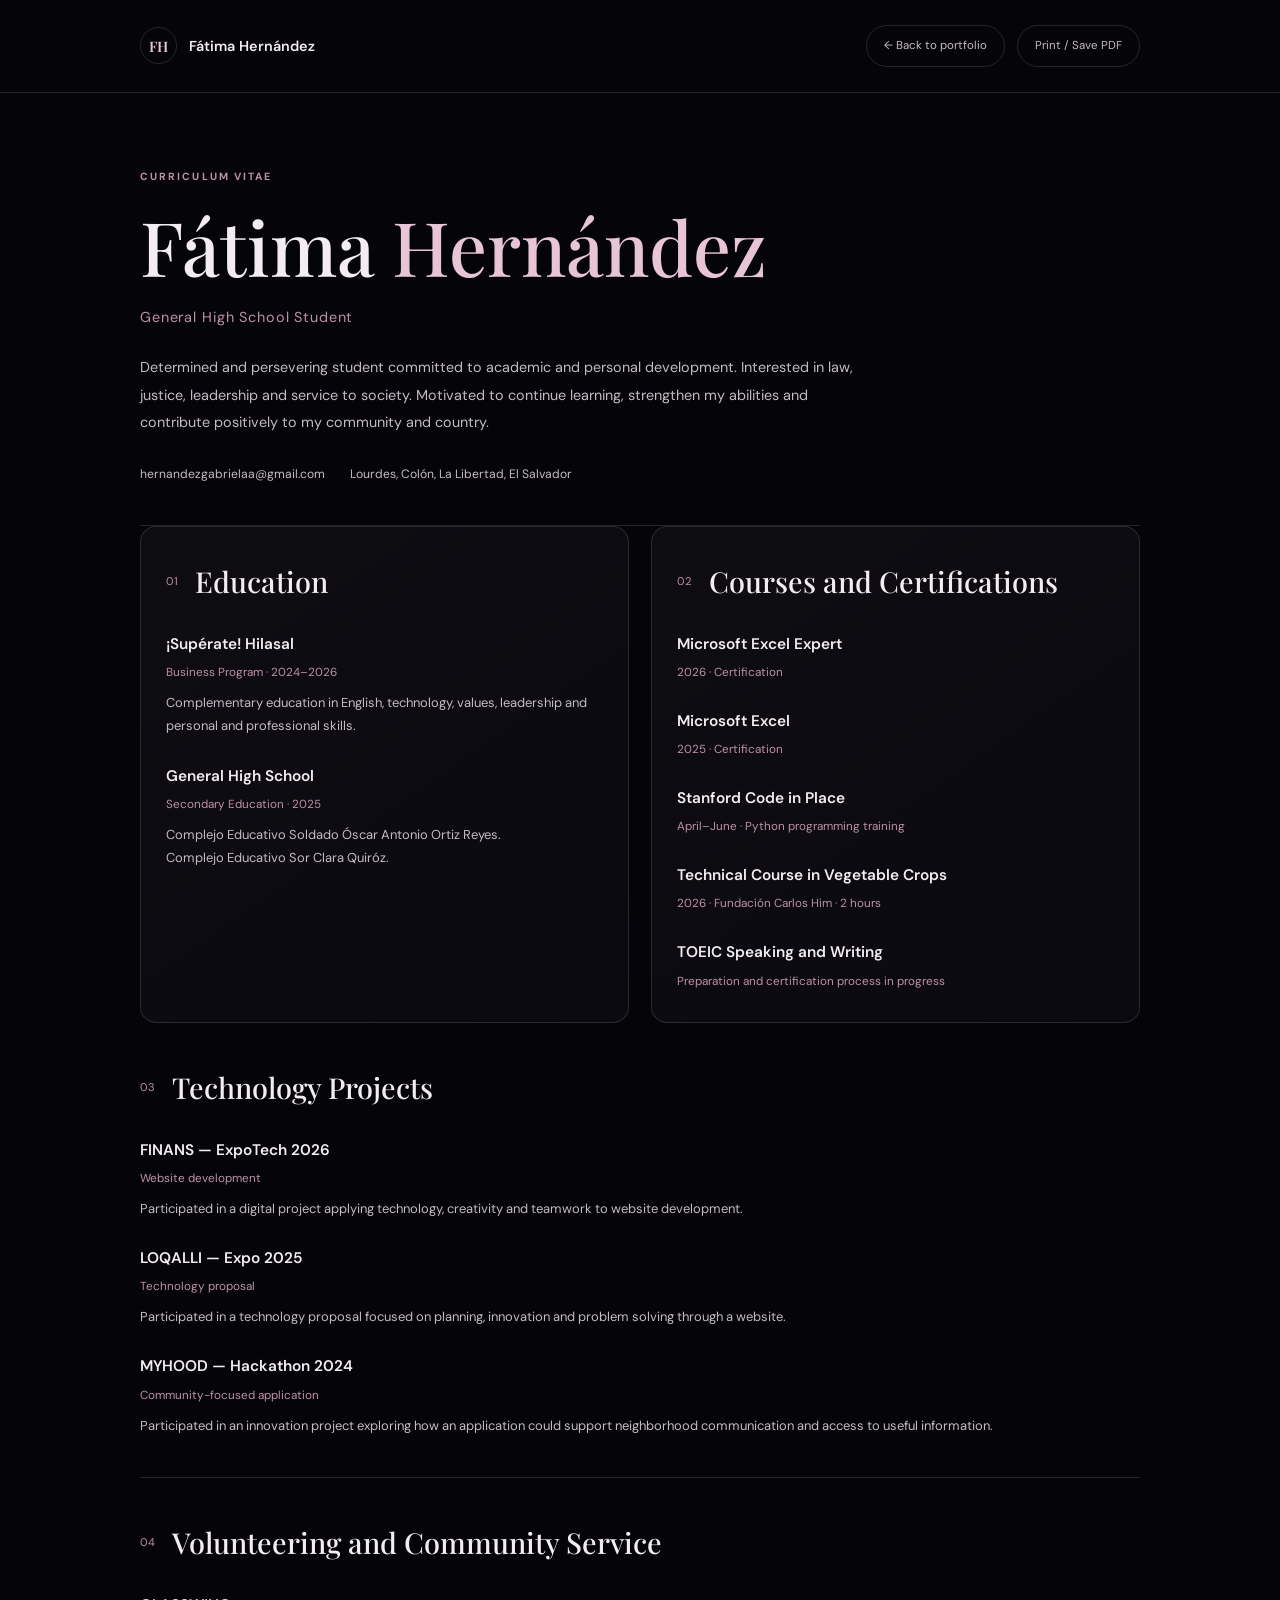
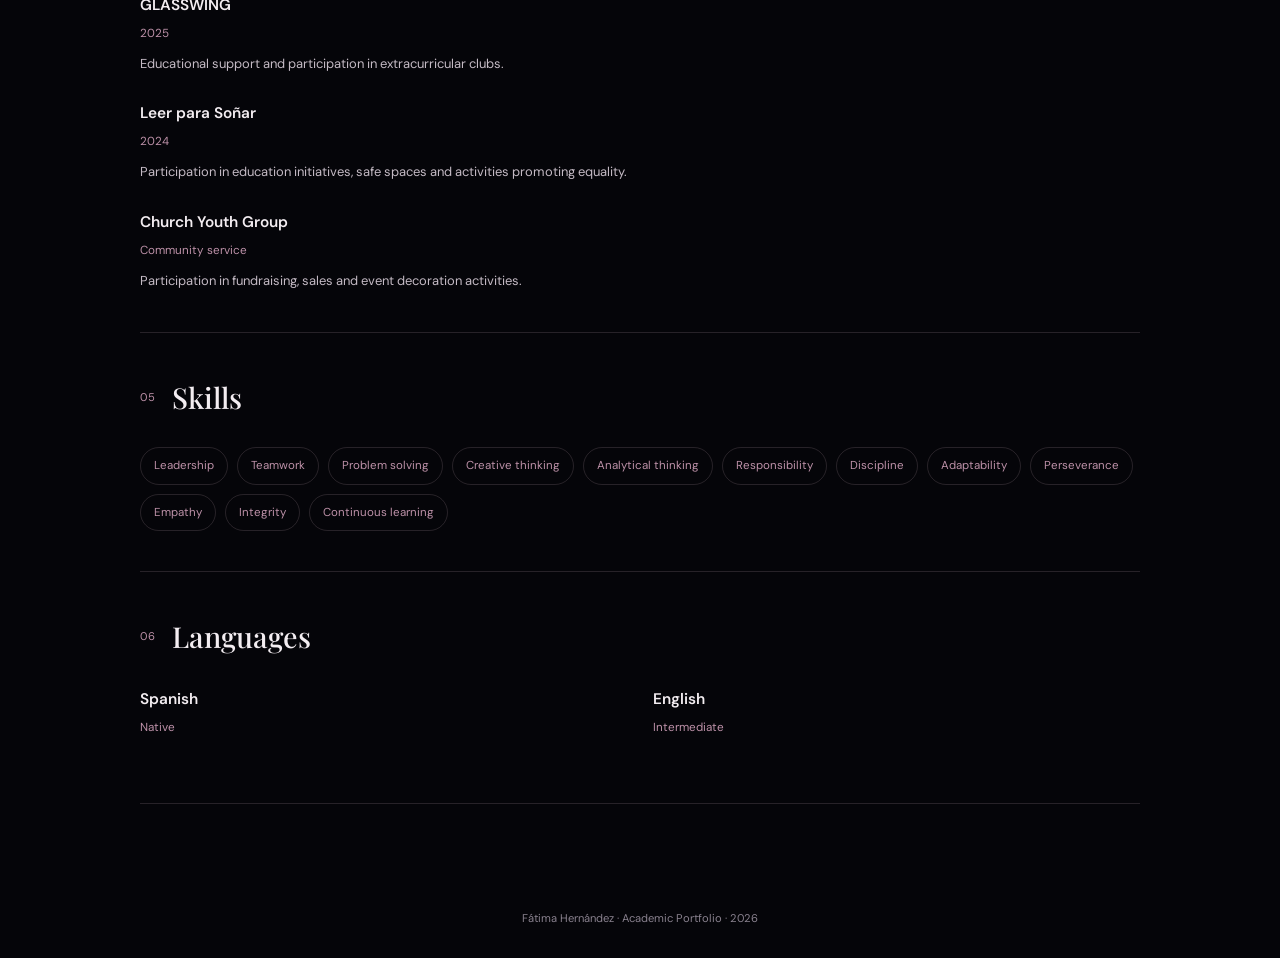
<file: 04_MAINPORTFOLIO/cv.html>
<!DOCTYPE html>
<html lang="en">
<head>
    <meta charset="UTF-8">
    <meta name="viewport" content="width=device-width, initial-scale=1.0">
    <meta name="description" content="Educational and professional CV of Fátima Hernández.">
    <meta name="theme-color" content="#050509">

    <title>Fátima Hernández | CV</title>

    <link rel="preconnect" href="https://fonts.googleapis.com">
    <link rel="preconnect" href="https://fonts.gstatic.com" crossorigin>

    <link href="https://fonts.googleapis.com/css2?family=DM+Sans:wght@400;500;600;700&family=Playfair+Display:wght@500;600;700&display=swap" rel="stylesheet">

    <style>
        :root {
            --background: #050509;
            --surface: #0e0c15;
            --pink: #e8c5d6;
            --pink-muted: #bd91a8;
            --text: #f3edf1;
            --soft: #c4bac4;
            --muted: #89818e;
            --border: rgba(232, 197, 214, 0.15);
            --main-font: 'DM Sans', sans-serif;
            --display-font: 'Playfair Display', serif;
        }

        * {
            margin: 0;
            padding: 0;
            box-sizing: border-box;
        }

        html {
            scroll-behavior: smooth;
        }

        body {
            background: var(--background);
            color: var(--text);
            font-family: var(--main-font);
            line-height: 1.7;
        }

        a {
            color: inherit;
            text-decoration: none;
        }

        .container {
            width: min(1000px, calc(100% - 40px));
            margin: auto;
        }

        .cv-header {
            padding: 25px 0;
            border-bottom: 1px solid var(--border);
        }

        .header-inner {
            display: flex;
            justify-content: space-between;
            align-items: center;
            gap: 15px;
        }

        .brand {
            display: flex;
            align-items: center;
            gap: 12px;
            font-size: 0.9rem;
            font-weight: 600;
        }

        .brand-mark {
            width: 37px;
            height: 37px;
            display: grid;
            place-items: center;
            border: 1px solid var(--border);
            border-radius: 50%;
            color: var(--pink);
            font-family: var(--display-font);
        }

        .header-actions {
            display: flex;
            gap: 12px;
            flex-wrap: wrap;
        }

        .action {
            border: 1px solid var(--border);
            border-radius: 30px;
            padding: 10px 17px;
            font-family: var(--main-font);
            font-size: 0.72rem;
            color: var(--soft);
            background: transparent;
            cursor: pointer;
            transition: 0.3s;
        }

        .action:hover {
            color: var(--pink);
            border-color: var(--pink);
        }

        .cv-main {
            padding: 75px 0;
        }

        .cv-intro {
            padding-bottom: 40px;
            border-bottom: 1px solid var(--border);
        }

        .eyebrow {
            color: var(--pink-muted);
            font-size: 0.65rem;
            letter-spacing: 0.2em;
            margin-bottom: 18px;
            font-weight: 700;
        }

        h1 {
            font-family: var(--display-font);
            font-size: clamp(2.8rem, 7vw, 4.7rem);
            font-weight: 500;
            line-height: 1.15;
        }

        h1 span {
            color: var(--pink);
        }

        .professional-title {
            margin-top: 15px;
            color: var(--pink-muted);
            font-size: 0.9rem;
            letter-spacing: 0.06em;
        }

        .intro-description {
            max-width: 730px;
            color: var(--soft);
            font-size: 0.9rem;
            margin-top: 25px;
            line-height: 1.9;
        }

        .cv-contact {
            display: flex;
            flex-wrap: wrap;
            gap: 12px 25px;
            margin-top: 28px;
            color: var(--soft);
            font-size: 0.76rem;
        }

        .cv-contact a:hover {
            color: var(--pink);
        }

        .cv-section {
            padding: 40px 0;
            border-bottom: 1px solid var(--border);
        }

        .cv-academic-grid {
            display: grid;
            grid-template-columns: repeat(2, minmax(0, 1fr));
            gap: 22px;
            align-items: stretch;
        }

        .cv-academic-grid .cv-section {
            min-width: 0;
            padding: 30px 25px;
            border: 1px solid var(--border);
            border-radius: 16px;
            background: linear-gradient(
                145deg,
                rgba(232, 197, 214, 0.045),
                rgba(14, 12, 21, 0.7)
            );
        }

        .section-heading {
            display: flex;
            align-items: center;
            gap: 15px;
            margin-bottom: 25px;
        }

        .section-number {
            color: var(--pink-muted);
            font-size: 0.7rem;
            letter-spacing: 0.12em;
        }

        h2 {
            font-family: var(--display-font);
            font-size: 1.8rem;
            font-weight: 500;
        }

        .cv-item {
            margin-bottom: 25px;
        }

        .cv-item:last-child {
            margin-bottom: 0;
        }

        .cv-item h3 {
            font-size: 0.96rem;
            font-weight: 600;
        }

        .cv-item .meta {
            color: var(--pink-muted);
            font-size: 0.73rem;
            margin-top: 5px;
        }

        .cv-item p {
            color: var(--soft);
            font-size: 0.81rem;
            margin-top: 8px;
            line-height: 1.8;
        }

        .cv-grid {
            display: grid;
            grid-template-columns: repeat(2, 1fr);
            gap: 25px;
        }

        .skills-list {
            display: flex;
            flex-wrap: wrap;
            gap: 9px;
        }

        .skills-list span {
            color: var(--pink-muted);
            border: 1px solid var(--border);
            border-radius: 30px;
            padding: 8px 13px;
            font-size: 0.72rem;
        }

        .cv-footer {
            padding: 30px 0;
            color: var(--muted);
            text-align: center;
            font-size: 0.7rem;
        }

        @media (max-width: 700px) {
            .header-inner {
                align-items: flex-start;
                flex-direction: column;
            }

            .cv-main {
                padding: 50px 0;
            }

            .cv-academic-grid {
                grid-template-columns: 1fr;
            }

            .cv-academic-grid .cv-section {
                padding: 25px 20px;
            }

            .cv-grid {
                grid-template-columns: 1fr;
            }

            h2 {
                font-size: 1.55rem;
            }
        }

        @page {
            size: A4;
            margin: 14mm;
        }

        @media print {
            html,
            body {
                width: 100%;
                height: auto;
                overflow: visible !important;
                background: #ffffff !important;
                color: #222222 !important;
                scroll-behavior: auto;
                -webkit-print-color-adjust: exact;
                print-color-adjust: exact;
            }

            body {
                font-size: 10pt;
            }

            .cv-header,
            .cv-footer,
            .header-actions {
                display: none !important;
            }

            .container {
                width: 100%;
                max-width: none;
                margin: 0;
            }

            .cv-main {
                padding: 0;
                margin: 0;
            }

            .cv-intro {
                padding-bottom: 22px;
                border-color: #dddddd;
                break-after: avoid;
                page-break-after: avoid;
            }

            .eyebrow,
            .professional-title,
            .section-number,
            .cv-item .meta {
                color: #795b6c !important;
            }

            h1,
            h2,
            .cv-item h3 {
                color: #222222 !important;
            }

            h1 span {
                color: #795b6c !important;
            }

            .intro-description,
            .cv-item p,
            .cv-contact {
                color: #444444 !important;
            }

            .cv-contact a {
                color: #444444 !important;
            }

            .cv-section {
                padding: 22px 0;
                border-color: #dddddd;
                break-inside: auto;
                page-break-inside: auto;
            }

            .cv-academic-grid {
                grid-template-columns: repeat(2, minmax(0, 1fr));
                gap: 14px;
                align-items: start;
            }

            .cv-academic-grid .cv-section {
                padding: 18px 14px;
                border: 1px solid #dddddd;
                border-radius: 10px;
                background: #ffffff !important;
                break-inside: auto;
                page-break-inside: auto;
            }

            .section-heading {
                margin-bottom: 16px;
                break-after: avoid;
                page-break-after: avoid;
            }

            .cv-item {
                margin-bottom: 17px;
                break-inside: avoid;
                page-break-inside: avoid;
            }

            .cv-item:last-child {
                margin-bottom: 0;
            }

            .cv-item h3,
            .cv-item .meta {
                break-after: avoid;
                page-break-after: avoid;
            }

            .skills-list {
                gap: 6px;
            }

            .skills-list span {
                color: #555555 !important;
                border-color: #cccccc;
                padding: 5px 9px;
            }

            .cv-grid {
                gap: 15px;
            }

            a {
                text-decoration: none !important;
            }
        }
    </style>
</head>

<body>

    <header class="cv-header">
        <div class="container header-inner">

            <a href="index.html" class="brand">
                <span class="brand-mark">FH</span>
                <span>Fátima Hernández</span>
            </a>

            <div class="header-actions">
                <a class="action" href="index.html">
                    ← Back to portfolio
                </a>

                <button class="action" onclick="window.print()">
                    Print / Save PDF
                </button>
            </div>

        </div>
    </header>

    <main class="container cv-main">

        <section class="cv-intro">
            <p class="eyebrow">CURRICULUM VITAE</p>

            <h1>Fátima <span>Hernández</span></h1>

            <p class="professional-title">
                General High School Student
            </p>

            <p class="intro-description">
                Determined and persevering student committed to academic and personal
                development. Interested in law, justice, leadership and service to society.
                Motivated to continue learning, strengthen my abilities and contribute
                positively to my community and country.
            </p>

            <div class="cv-contact">
                <a href="mailto:hernandezgabrielaa@gmail.com">
                    hernandezgabrielaa@gmail.com
                </a>

                <span>Lourdes, Colón, La Libertad, El Salvador</span>
            </div>
        </section>

        <div class="cv-academic-grid">

            <section class="cv-section">
                <div class="section-heading">
                    <span class="section-number">01</span>
                    <h2>Education</h2>
                </div>

                <article class="cv-item">
                    <h3>¡Supérate! Hilasal</h3>
                    <p class="meta">Business Program · 2024–2026</p>
                    <p>
                        Complementary education in English, technology, values, leadership
                        and personal and professional skills.
                    </p>
                </article>

                <article class="cv-item">
                    <h3>General High School</h3>
                    <p class="meta">Secondary Education · 2025</p>
                    <p>
                        Complejo Educativo Soldado Óscar Antonio Ortiz Reyes.
                        <br>
                        Complejo Educativo Sor Clara Quiróz.
                    </p>
                </article>
            </section>

            <section class="cv-section">
                <div class="section-heading">
                    <span class="section-number">02</span>
                    <h2>Courses and Certifications</h2>
                </div>

                <article class="cv-item">
                    <h3>Microsoft Excel Expert</h3>
                    <p class="meta">2026 · Certification</p>
                </article>

                <article class="cv-item">
                    <h3>Microsoft Excel</h3>
                    <p class="meta">2025 · Certification</p>
                </article>

                <article class="cv-item">
                    <h3>Stanford Code in Place</h3>
                    <p class="meta">April–June · Python programming training</p>
                </article>

                <article class="cv-item">
                    <h3>Technical Course in Vegetable Crops</h3>
                    <p class="meta">2026 · Fundación Carlos Him · 2 hours</p>
                </article>

                <article class="cv-item">
                    <h3>TOEIC Speaking and Writing</h3>
                    <p class="meta">Preparation and certification process in progress</p>
                </article>
            </section>

        </div>

        <section class="cv-section">
            <div class="section-heading">
                <span class="section-number">03</span>
                <h2>Technology Projects</h2>
            </div>

            <article class="cv-item">
                <h3>FINANS — ExpoTech 2026</h3>
                <p class="meta">Website development</p>
                <p>
                    Participated in a digital project applying technology,
                    creativity and teamwork to website development.
                </p>
            </article>

            <article class="cv-item">
                <h3>LOQALLI — Expo 2025</h3>
                <p class="meta">Technology proposal</p>
                <p>
                    Participated in a technology proposal focused on planning,
                    innovation and problem solving through a website.
                </p>
            </article>

            <article class="cv-item">
                <h3>MYHOOD — Hackathon 2024</h3>
                <p class="meta">Community-focused application</p>
                <p>
                    Participated in an innovation project exploring how an
                    application could support neighborhood communication
                    and access to useful information.
                </p>
            </article>
        </section>

        <section class="cv-section">
            <div class="section-heading">
                <span class="section-number">04</span>
                <h2>Volunteering and Community Service</h2>
            </div>

            <article class="cv-item">
                <h3>GLASSWING</h3>
                <p class="meta">2025</p>
                <p>
                    Educational support and participation in extracurricular clubs.
                </p>
            </article>

            <article class="cv-item">
                <h3>Leer para Soñar</h3>
                <p class="meta">2024</p>
                <p>
                    Participation in education initiatives, safe spaces
                    and activities promoting equality.
                </p>
            </article>

            <article class="cv-item">
                <h3>Church Youth Group</h3>
                <p class="meta">Community service</p>
                <p>
                    Participation in fundraising, sales and event decoration activities.
                </p>
            </article>
        </section>

        <section class="cv-section">
            <div class="section-heading">
                <span class="section-number">05</span>
                <h2>Skills</h2>
            </div>

            <div class="skills-list">
                <span>Leadership</span>
                <span>Teamwork</span>
                <span>Problem solving</span>
                <span>Creative thinking</span>
                <span>Analytical thinking</span>
                <span>Responsibility</span>
                <span>Discipline</span>
                <span>Adaptability</span>
                <span>Perseverance</span>
                <span>Empathy</span>
                <span>Integrity</span>
                <span>Continuous learning</span>
            </div>
        </section>

        <section class="cv-section">
            <div class="section-heading">
                <span class="section-number">06</span>
                <h2>Languages</h2>
            </div>

            <div class="cv-grid">
                <article class="cv-item">
                    <h3>Spanish</h3>
                    <p class="meta">Native</p>
                </article>

                <article class="cv-item">
                    <h3>English</h3>
                    <p class="meta">Intermediate</p>
                </article>
            </div>
        </section>

    </main>

    <footer class="cv-footer">
        <div class="container">
            Fátima Hernández · Academic Portfolio · 2026
        </div>
    </footer>

</body>
</html>
</file>
